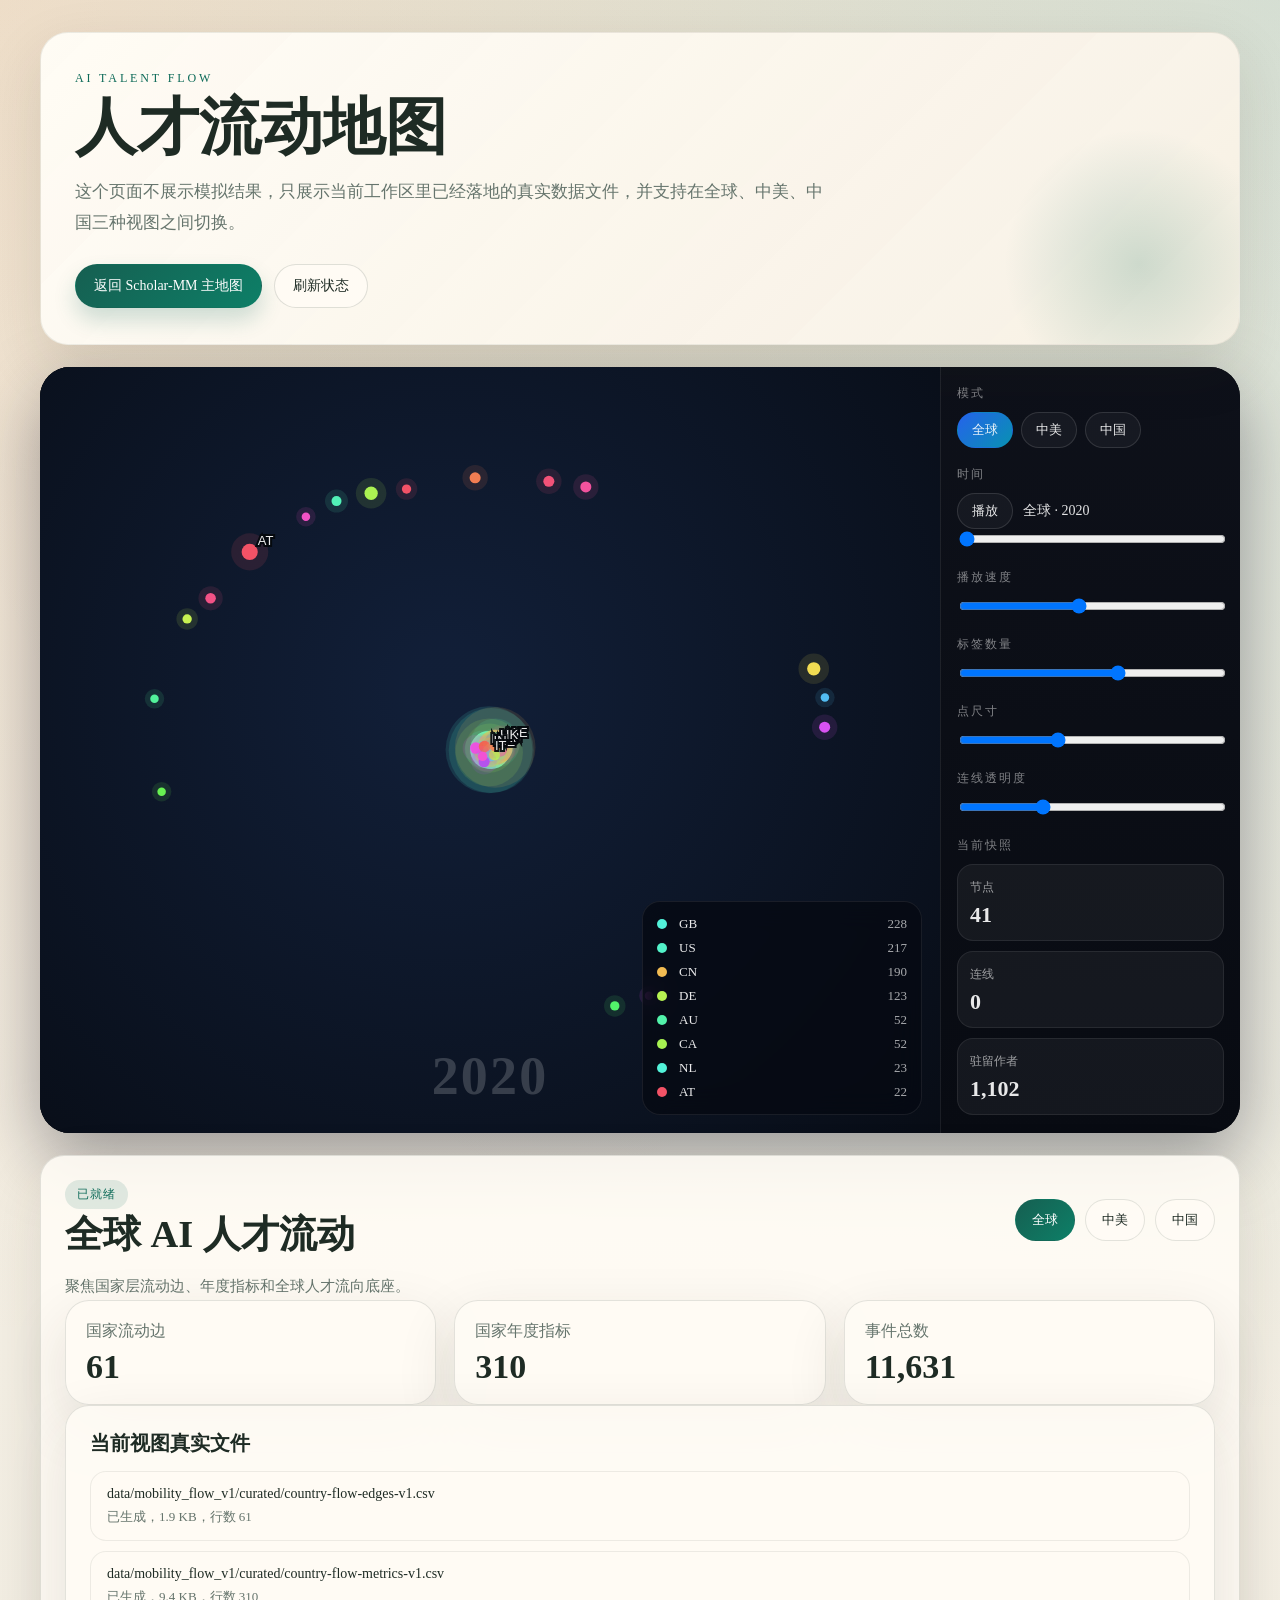
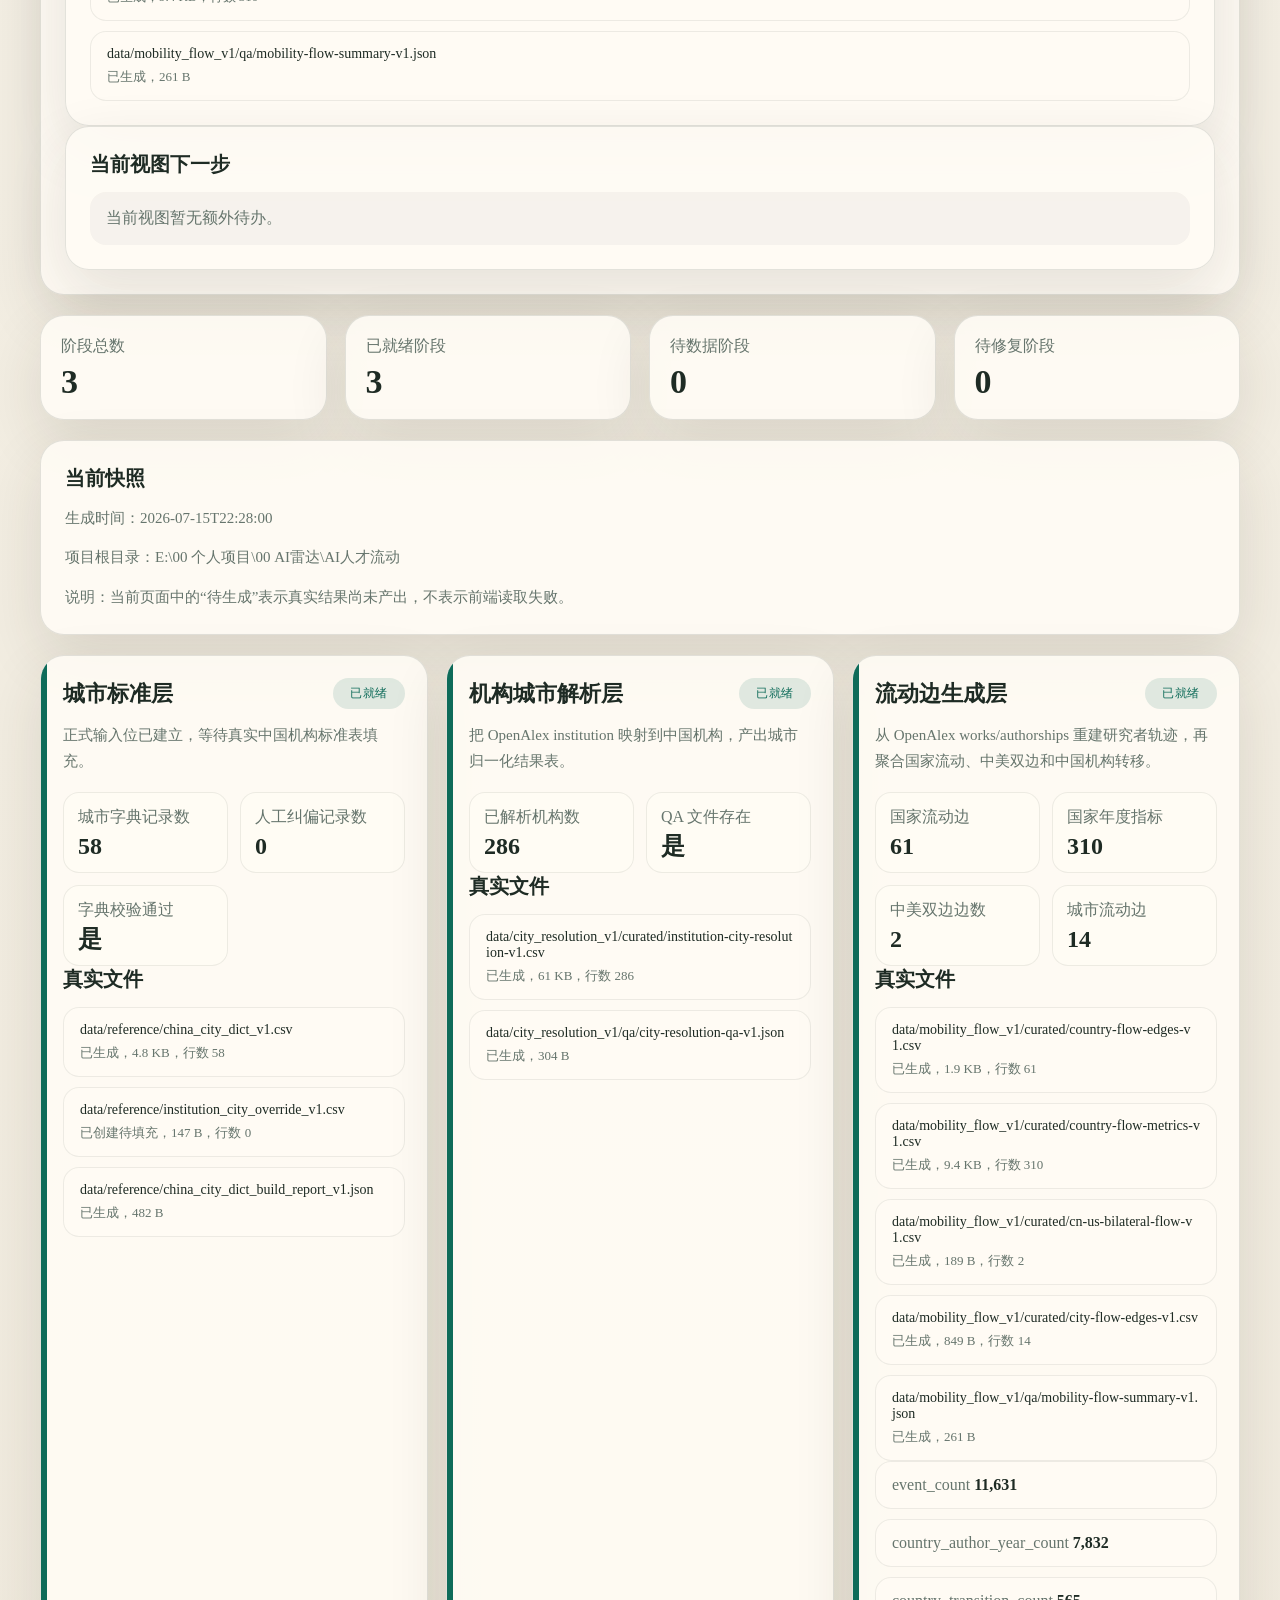
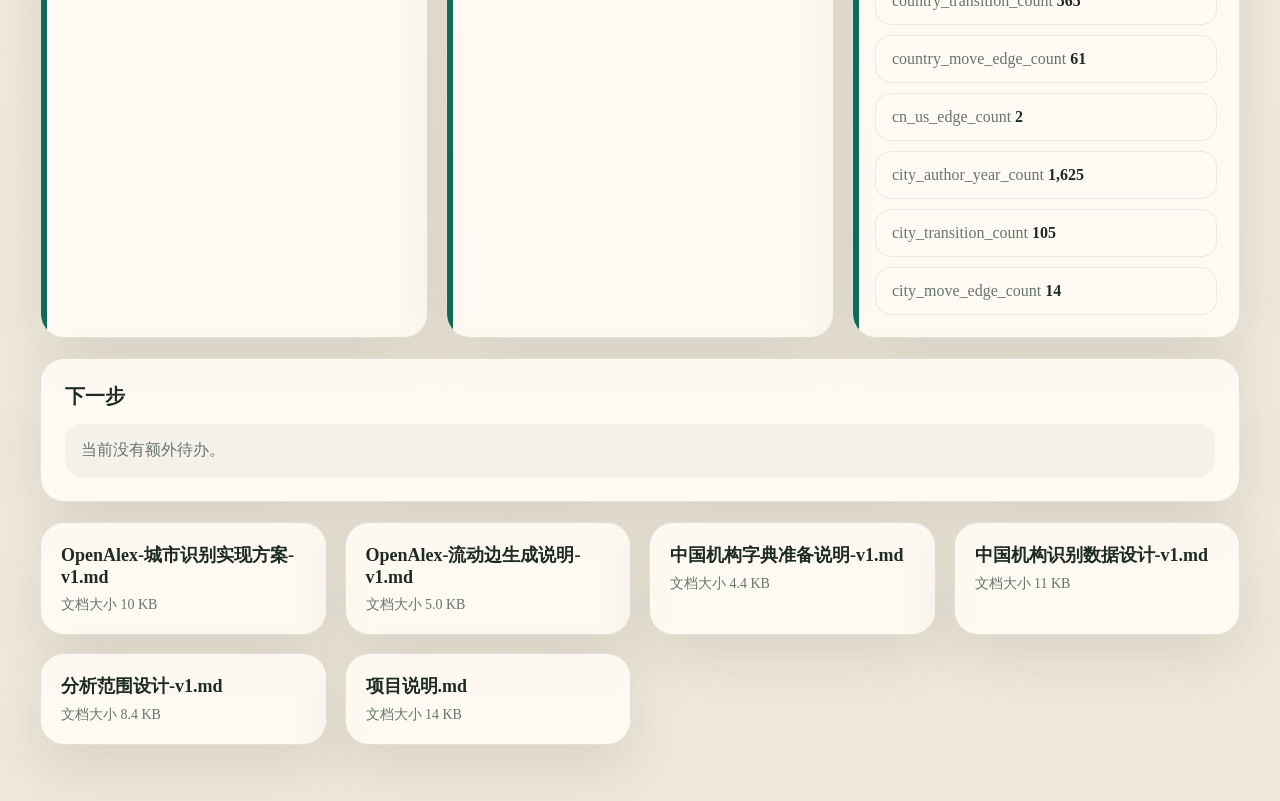
<file: ai-talent-flow-v1.html>
<!doctype html>
<html lang="zh-CN">
  <head>
    <meta charset="UTF-8" />
    <meta name="viewport" content="width=device-width, initial-scale=1.0" />
    <title>AI 人才流动地图 v1</title>
    <meta
      name="description"
      content="用于测试 AI 人才流动项目当前真实数据底座接入状态的静态前端页面。"
    />
    <link rel="stylesheet" href="./assets/ai-talent-flow-v1.css?v=20260715-2310" />
  </head>
  <body>
    <div class="page-shell">
      <header class="hero">
        <p class="eyebrow">AI Talent Flow</p>
        <h1>人才流动地图</h1>
        <p class="hero-copy">
          这个页面不展示模拟结果，只展示当前工作区里已经落地的真实数据文件，并支持在全球、中美、中国三种视图之间切换。
        </p>
        <div class="hero-actions">
          <a class="action action-primary" href="./index.html">返回 Scholar-MM 主地图</a>
          <button class="action action-secondary" id="refreshButton" type="button">刷新状态</button>
        </div>
      </header>

      <section class="talent-map-shell">
        <div class="talent-map-stage">
          <canvas id="talentFlowCanvas"></canvas>
          <div class="talent-map-loading" id="talentFlowLoading">正在载入真实流动网络…</div>
          <div class="talent-map-year" id="talentFlowYear">2020</div>
          <div class="talent-map-legend" id="talentFlowLegend"></div>
        </div>
        <aside class="talent-map-sidebar">
          <div class="talent-map-sidebar-group">
            <div class="talent-map-sidebar-label">模式</div>
            <div class="talent-map-mode-list" id="talentFlowModes"></div>
          </div>
          <div class="talent-map-sidebar-group">
            <div class="talent-map-sidebar-label">时间</div>
            <div class="talent-map-year-row">
              <button class="talent-map-button" id="talentFlowPlay" type="button">播放</button>
              <div class="talent-map-year-text" id="talentFlowYearText">2020</div>
            </div>
            <input class="talent-map-range" id="talentFlowYearRange" type="range" min="0" max="0" value="0" />
          </div>
          <div class="talent-map-sidebar-group">
            <div class="talent-map-sidebar-label">播放速度</div>
            <input class="talent-map-range" id="talentFlowSpeedRange" type="range" min="600" max="2400" step="100" value="1400" />
          </div>
          <div class="talent-map-sidebar-group">
            <div class="talent-map-sidebar-label">标签数量</div>
            <input class="talent-map-range" id="talentFlowLabelRange" type="range" min="0" max="20" step="1" value="12" />
          </div>
          <div class="talent-map-sidebar-group">
            <div class="talent-map-sidebar-label">点尺寸</div>
            <input class="talent-map-range" id="talentFlowNodeRange" type="range" min="0.8" max="3" step="0.1" value="1.6" />
          </div>
          <div class="talent-map-sidebar-group">
            <div class="talent-map-sidebar-label">连线透明度</div>
            <input class="talent-map-range" id="talentFlowEdgeRange" type="range" min="0.02" max="0.35" step="0.01" value="0.12" />
          </div>
          <div class="talent-map-sidebar-group">
            <div class="talent-map-sidebar-label">当前快照</div>
            <div class="talent-map-stats" id="talentFlowStats"></div>
          </div>
        </aside>
      </section>

      <main id="app" class="content-shell">
        <section class="panel loading-panel">
          <p>正在读取前端状态文件…</p>
        </section>
      </main>
    </div>
    <script type="module" src="./assets/ai-talent-flow-network-v1.js?v=20260715-2310"></script>
    <script type="module" src="./assets/ai-talent-flow-v1.js?v=20260715-2310"></script>
  </body>
  </html>
</file>
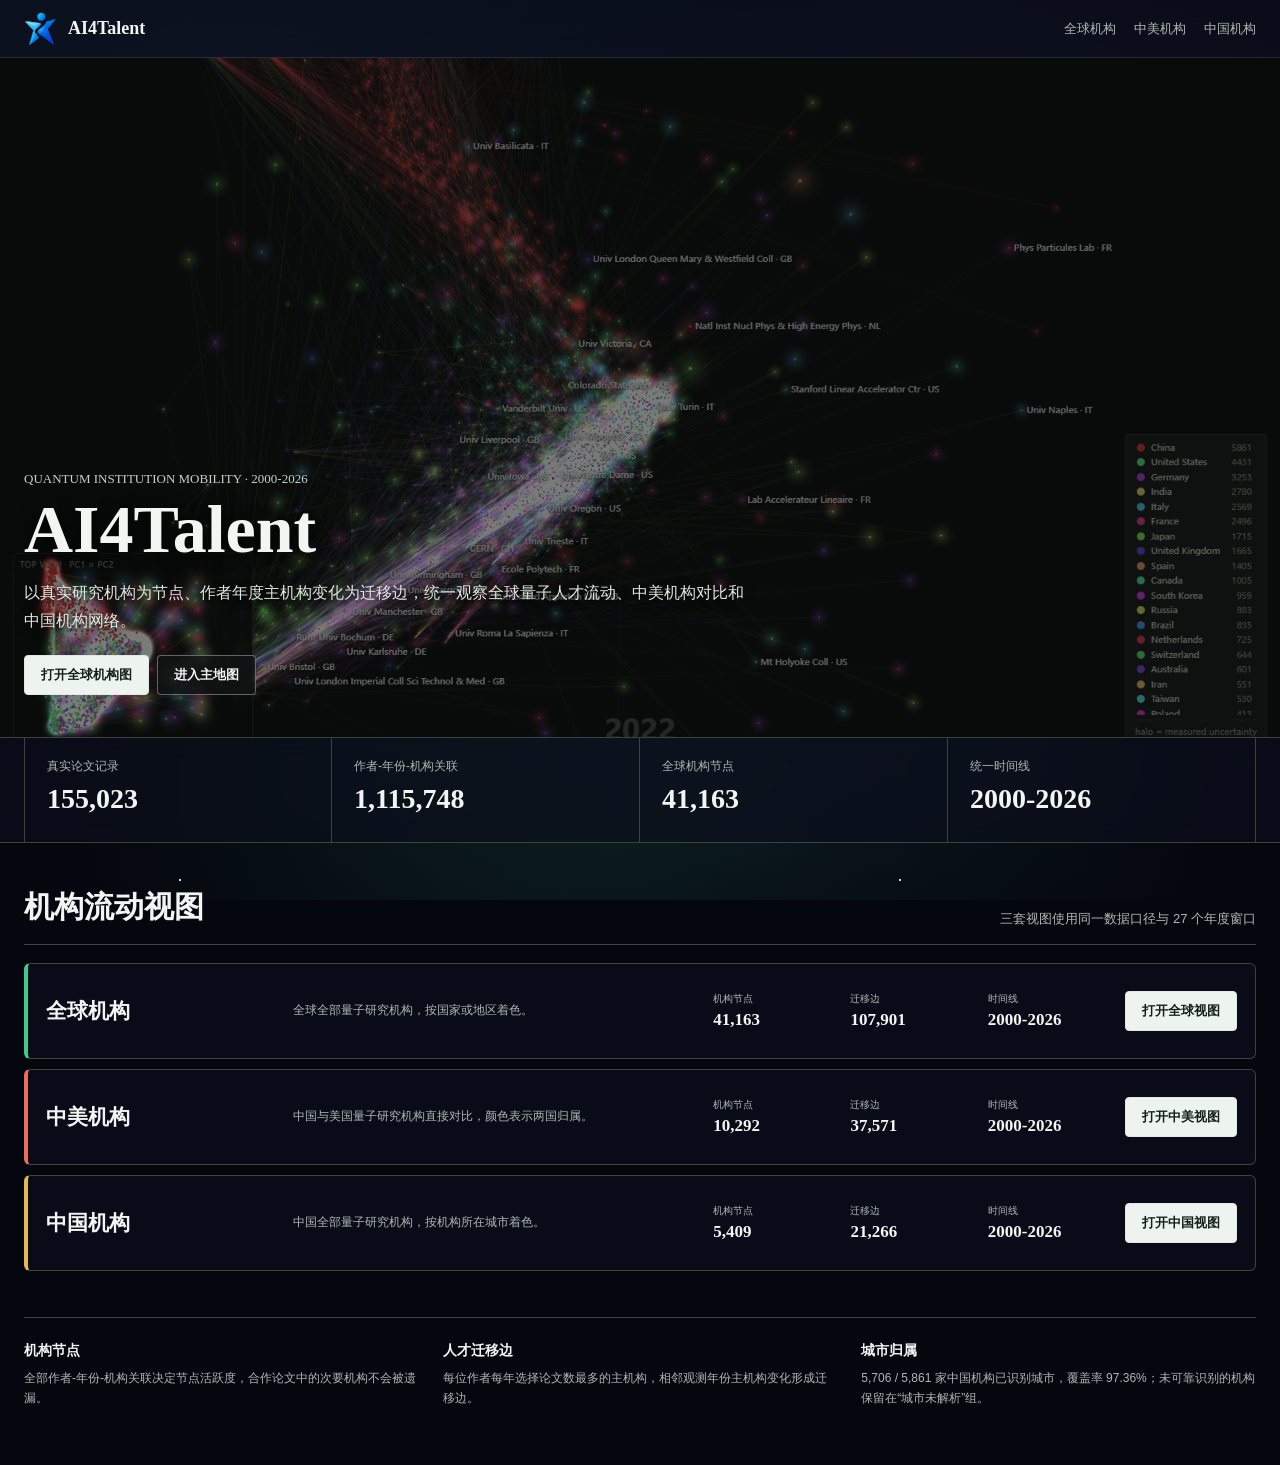
<file: ai4talent-index-v29.html>
<!doctype html>
<html lang="zh-CN">
  <head>
    <meta charset="UTF-8" />
    <meta name="viewport" content="width=device-width, initial-scale=1.0" />
    <title>AI4Talent · 量子人才机构流动</title>
    <meta name="description" content="AI4Talent 全球、中美与中国机构量子人才机构流动统一入口，时间线 2000-2026。" />
    <link rel="icon" type="image/png" href="./assets/ai4talent-company-logo-v33.png" />
    <link rel="stylesheet" href="./assets/ai4talent-index-v29.css?v=20260716-0290" />
    <link rel="stylesheet" href="./assets/ai4talent-company-brand-v33.css?v=20260716-0330" />
    <link rel="stylesheet" href="./assets/ai4talent-starfield-v1.css?v=20260719-starfield-v1-noshoot" />
  </head>
  <body>
    <header class="a4t-site-header">
      <a class="a4t-wordmark" href="./ai4talent-index-v29.html">
        <img class="a4t-company-logo-v33" src="./assets/ai4talent-company-logo-v33.png" alt="" width="34" height="34" />
        <span>AI4Talent</span>
      </a>
      <nav class="a4t-site-nav" aria-label="专题导航">
        <a href="./ai4talent-global-v29.html">全球机构</a>
        <a href="./ai4talent-cnus-v29.html">中美机构</a>
        <a href="./ai4talent-china-v29.html">中国机构</a>
      </nav>
    </header>
    <main>
      <section class="a4t-hero">
        <img class="a4t-hero-image" src="./assets/ai4talent-global-preview-v29.png" alt="AI4Talent 全球量子研究机构流动图" />
        <div class="a4t-hero-shade"></div>
        <div class="a4t-hero-content">
          <p class="a4t-kicker">Quantum Institution Mobility · 2000-2026</p>
          <h1>AI4Talent</h1>
          <p class="a4t-hero-copy">以真实研究机构为节点、作者年度主机构变化为迁移边，统一观察全球量子人才流动、中美机构对比和中国机构网络。</p>
          <div class="a4t-hero-actions">
            <a class="a4t-command" href="./ai4talent-global-v29.html">打开全球机构图</a>
            <a class="a4t-command secondary" href="./index.html">进入主地图</a>
          </div>
        </div>
      </section>
      <section class="a4t-metrics-band">
        <div class="a4t-metrics">
          <div class="a4t-metric"><span>真实论文记录</span><strong id="a4tPaperCountV29">155,023</strong></div>
          <div class="a4t-metric"><span>作者-年份-机构关联</span><strong id="a4tAffiliationCountV29">1,115,748</strong></div>
          <div class="a4t-metric"><span>全球机构节点</span><strong id="a4tGlobalNodeCountV29">41,163</strong></div>
          <div class="a4t-metric"><span>统一时间线</span><strong>2000-2026</strong></div>
        </div>
      </section>
      <section class="a4t-content">
        <div class="a4t-section-head"><h2>机构流动视图</h2><p>三套视图使用同一数据口径与 27 个年度窗口</p></div>
        <div class="a4t-view-list" id="a4tViewListV29"></div>
        <div class="a4t-data-note">
          <article class="a4t-note"><h3>机构节点</h3><p>全部作者-年份-机构关联决定节点活跃度，合作论文中的次要机构不会被遗漏。</p></article>
          <article class="a4t-note"><h3>人才迁移边</h3><p>每位作者每年选择论文数最多的主机构，相邻观测年份主机构变化形成迁移边。</p></article>
          <article class="a4t-note"><h3>城市归属</h3><p id="a4tCityCoverageV29">中国机构城市识别覆盖率 97.36%；无法可靠识别的机构保留在“城市未解析”组。</p></article>
        </div>
      </section>
    </main>
    <script src="./assets/ai4talent-index-v29.js?v=20260716-0290"></script>
    <script src="./assets/ai4talent-starfield-v1.js?v=20260719-starfield-v1-noshoot"></script>
  </body>
</html>
</file>
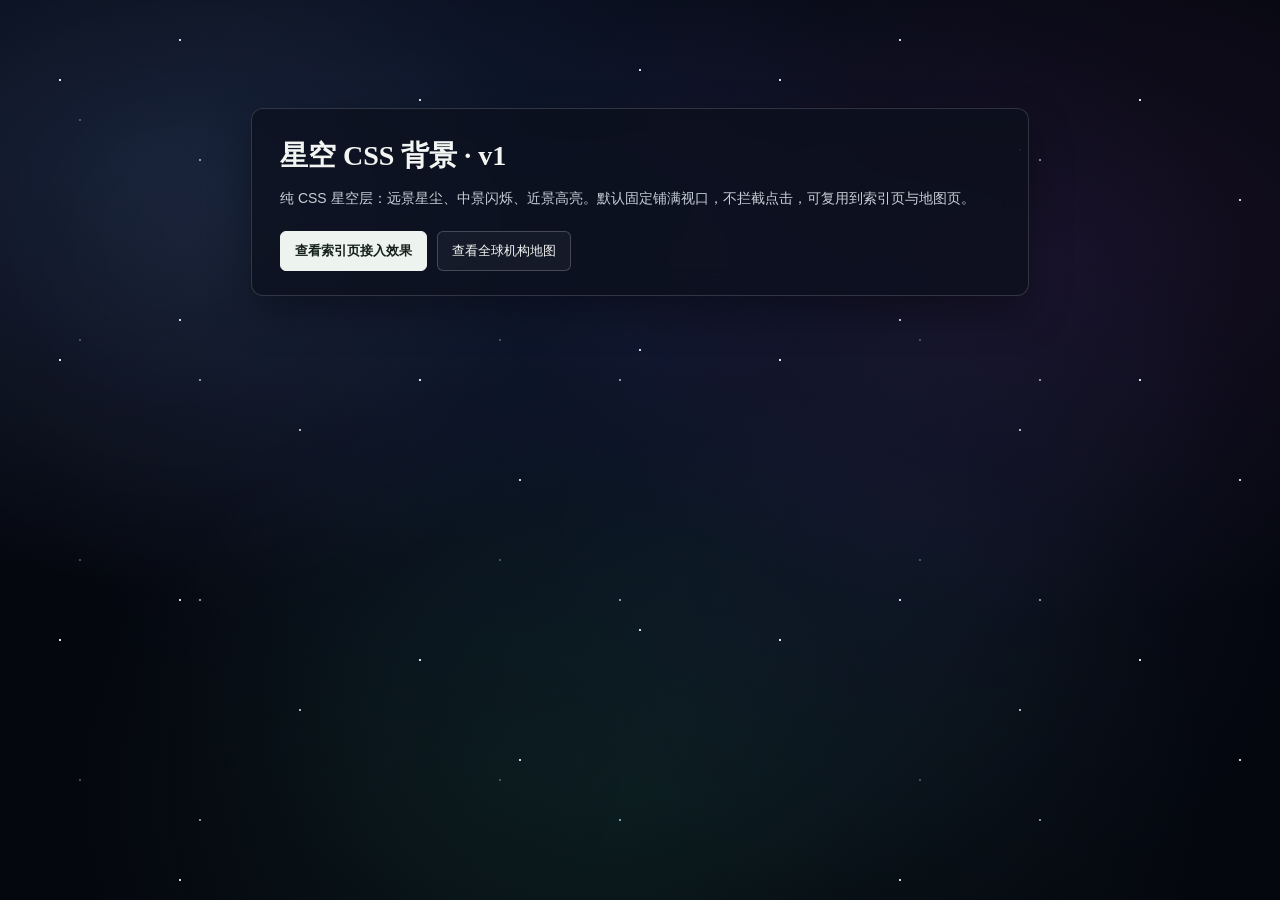
<file: ai4talent-starfield-demo-v1.html>
<!doctype html>
<html lang="zh-CN">
  <head>
    <meta charset="UTF-8" />
    <meta name="viewport" content="width=device-width, initial-scale=1.0" />
    <title>AI4Talent · 星空背景 Demo v1</title>
    <link rel="icon" type="image/png" href="./assets/ai4talent-company-logo-v33.png" />
    <link rel="stylesheet" href="./assets/ai4talent-starfield-v1.css?v=20260719-starfield-v1-noshoot" />
    <style>
      body {
        margin: 0;
        min-height: 100vh;
        color: #f2f5f2;
        font-family: "Microsoft YaHei", "Noto Sans SC", sans-serif;
      }

      .demo-panel {
        width: min(720px, calc(100vw - 40px));
        margin: 12vh auto 0;
        padding: 28px 28px 24px;
        border: 1px solid rgba(232, 239, 234, 0.16);
        border-radius: 12px;
        background: rgba(12, 16, 28, 0.72);
        backdrop-filter: blur(14px);
        box-shadow: 0 16px 40px rgba(0, 0, 0, 0.35);
      }

      .demo-panel h1 {
        margin: 0;
        font-family: Georgia, "Times New Roman", serif;
        font-size: 28px;
      }

      .demo-panel p {
        margin: 12px 0 0;
        color: #c7d0d8;
        line-height: 1.7;
        font-size: 14px;
      }

      .demo-actions {
        display: flex;
        flex-wrap: wrap;
        gap: 10px;
        margin-top: 20px;
      }

      .demo-actions a {
        display: inline-flex;
        align-items: center;
        min-height: 38px;
        padding: 0 14px;
        border-radius: 6px;
        border: 1px solid rgba(232, 239, 234, 0.22);
        color: inherit;
        text-decoration: none;
        font-size: 13px;
        background: rgba(255, 255, 255, 0.04);
      }

      .demo-actions a.primary {
        background: #edf3ef;
        color: #142019;
        border-color: #edf3ef;
        font-weight: 700;
      }
    </style>
  </head>
  <body>
    <div class="demo-panel">
      <h1>星空 CSS 背景 · v1</h1>
      <p>
        纯 CSS 星空层：远景星尘、中景闪烁、近景高亮。默认固定铺满视口，不拦截点击，可复用到索引页与地图页。
      </p>
      <div class="demo-actions">
        <a class="primary" href="./ai4talent-index-v29.html">查看索引页接入效果</a>
        <a href="./ai4talent-global-v29.html">查看全球机构地图</a>
      </div>
    </div>
    <script src="./assets/ai4talent-starfield-v1.js?v=20260719-starfield-v1-noshoot"></script>
  </body>
</html>
</file>
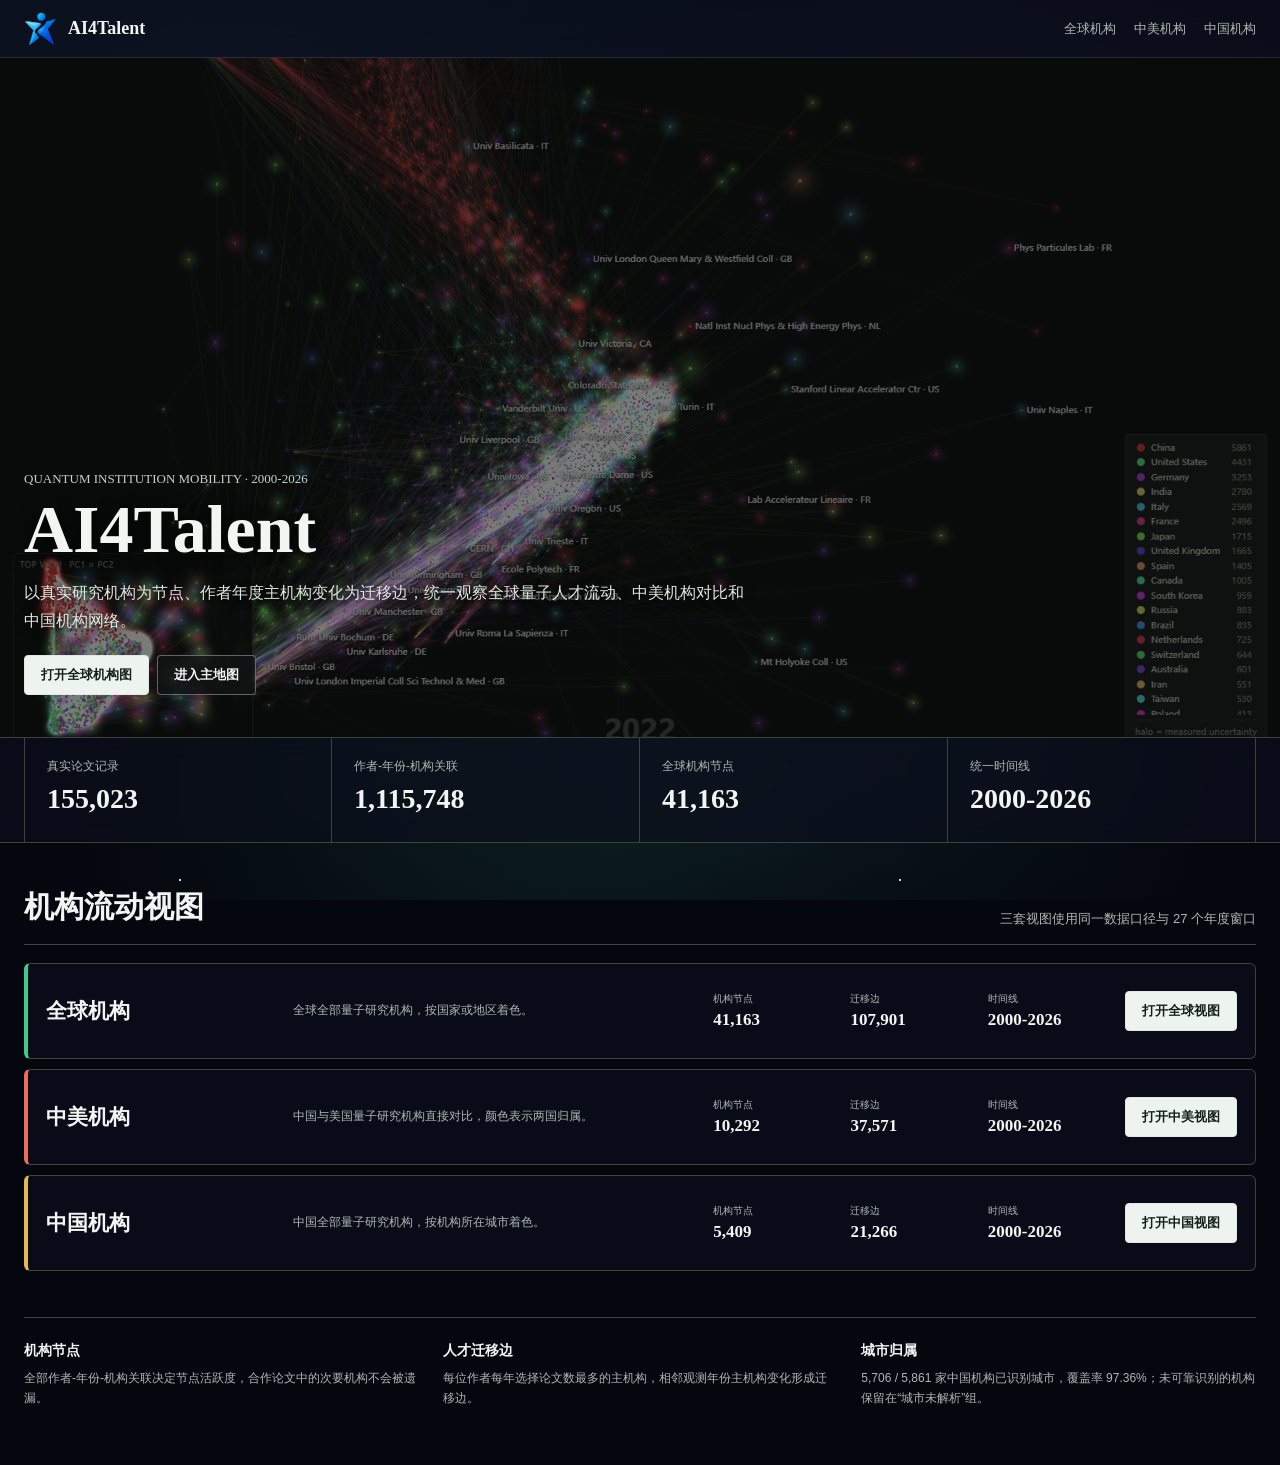
<file: quantum-index-v28.html>
<!doctype html>
<html lang="zh-CN">
  <head>
    <script src="./assets/ai4talent-legacy-redirect-v29.js?v=20260716-0290"></script>
    <meta charset="UTF-8" />
    <meta name="viewport" content="width=device-width, initial-scale=1.0" />
    <title>量子机构人才流动专题 v28</title>
    <meta name="description" content="全球、中美、中国机构三套量子机构人才流动可视化统一入口。" />
    <link rel="stylesheet" href="./assets/quantum-index-v27.css?v=20260716-0145" />
  </head>
  <body class="quantum-index-page">
    <main class="quantum-index-shell">
      <section class="quantum-index-hero">
        <article class="quantum-index-card quantum-index-hero-main">
          <p class="quantum-index-eyebrow">Institution Mobility · v28</p>
          <h1 class="quantum-index-title">量子机构人才流动</h1>
          <p class="quantum-index-copy">基于 155,023 条真实量子论文记录，以机构为节点、作者年度主机构变化为迁移边。全球按国家比较，中美按两国比较，中国按机构所在城市比较。</p>
          <div class="quantum-index-actions">
            <a class="quantum-index-action primary" href="./quantum-global-v28.html">进入全球机构图</a>
            <a class="quantum-index-action" href="./index.html?datasetId=quantum-global-institution-v28&level=institution">在主地图打开</a>
          </div>
        </article>
        <aside class="quantum-index-card quantum-index-hero-side">
          <div class="quantum-index-side-metric"><span class="quantum-index-side-label">实际论文</span><strong class="quantum-index-side-value" id="paperCountV28">155,023</strong></div>
          <div class="quantum-index-side-metric"><span class="quantum-index-side-label">作者-年份-机构关联</span><strong class="quantum-index-side-value" id="affiliationCountV28">加载中</strong></div>
          <div class="quantum-index-side-note" id="indexStatusV28">正在读取机构级结果摘要。</div>
        </aside>
      </section>
      <section class="quantum-index-grid" id="datasetCardsV28"></section>
      <section class="quantum-index-footer">
        <article class="quantum-index-card quantum-index-footer-card">
          <h2 class="quantum-index-footer-title">数据口径</h2>
          <p class="quantum-index-footer-copy">全部机构关联决定节点是否出现；每位作者每年选取论文数最多的主机构形成连续轨迹，避免把同年多机构合作误判为人才迁移。</p>
        </article>
        <article class="quantum-index-card quantum-index-footer-card">
          <h2 class="quantum-index-footer-title">中国机构识别</h2>
          <p class="quantum-index-footer-copy" id="cityCoverageV28">加载中</p>
        </article>
      </section>
    </main>
    <script src="./assets/quantum-index-v28.js?v=20260716-0280"></script>
  </body>
</html>
</file>
<file: assets/ai-talent-flow-v1.css>
:root {
  --bg: #f3efe5;
  --paper: rgba(255, 252, 245, 0.88);
  --ink: #1e2b24;
  --muted: #66756d;
  --line: rgba(30, 43, 36, 0.12);
  --accent: #0e6b59;
  --accent-soft: rgba(14, 107, 89, 0.12);
  --warm: #d47b2c;
  --waiting: #a86a1b;
  --warning: #8f3b2e;
  --shadow: 0 22px 60px rgba(47, 40, 26, 0.12);
}

* {
  box-sizing: border-box;
}

html,
body {
  margin: 0;
  min-height: 100%;
}

body {
  font-family: "Noto Serif SC", "Source Han Serif SC", "STSong", serif;
  color: var(--ink);
  background:
    radial-gradient(circle at top left, rgba(212, 123, 44, 0.16), transparent 32%),
    radial-gradient(circle at top right, rgba(14, 107, 89, 0.14), transparent 34%),
    linear-gradient(180deg, #f6f2e8 0%, #efe9dc 100%);
}

.page-shell {
  width: min(1200px, calc(100% - 32px));
  margin: 0 auto;
  padding: 32px 0 56px;
}

.hero {
  position: relative;
  overflow: hidden;
  padding: 38px 34px 36px;
  border: 1px solid rgba(30, 43, 36, 0.08);
  border-radius: 28px;
  background:
    linear-gradient(135deg, rgba(255, 252, 245, 0.96), rgba(246, 239, 226, 0.9)),
    var(--paper);
  box-shadow: var(--shadow);
}

.hero::after {
  content: "";
  position: absolute;
  inset: auto -40px -60px auto;
  width: 280px;
  height: 280px;
  border-radius: 999px;
  background: radial-gradient(circle, rgba(14, 107, 89, 0.18), transparent 68%);
  pointer-events: none;
}

.eyebrow {
  margin: 0 0 10px;
  font-size: 12px;
  letter-spacing: 0.24em;
  text-transform: uppercase;
  color: var(--accent);
}

.hero h1 {
  margin: 0;
  font-size: clamp(34px, 5vw, 62px);
  line-height: 1.02;
  font-weight: 700;
}

.hero-copy {
  max-width: 760px;
  margin: 18px 0 0;
  font-size: 17px;
  line-height: 1.8;
  color: var(--muted);
}

.hero-actions {
  display: flex;
  flex-wrap: wrap;
  gap: 12px;
  margin-top: 26px;
}

.action {
  display: inline-flex;
  align-items: center;
  justify-content: center;
  min-height: 44px;
  padding: 0 18px;
  border-radius: 999px;
  border: 1px solid transparent;
  text-decoration: none;
  font-size: 14px;
  cursor: pointer;
  transition: transform 180ms ease, box-shadow 180ms ease, background 180ms ease;
}

.action:hover {
  transform: translateY(-1px);
}

.action-primary {
  color: #fff;
  background: linear-gradient(135deg, #165f51, #0d7f67);
  box-shadow: 0 12px 22px rgba(14, 107, 89, 0.2);
}

.action-secondary {
  color: var(--ink);
  background: rgba(255, 252, 245, 0.86);
  border-color: rgba(30, 43, 36, 0.14);
}

.content-shell {
  display: grid;
  gap: 20px;
  margin-top: 22px;
}

.talent-map-shell {
  display: grid;
  grid-template-columns: minmax(0, 1fr) 300px;
  gap: 0;
  min-height: 720px;
  margin-top: 22px;
  border-radius: 30px;
  overflow: hidden;
  background: #06090f;
  box-shadow: 0 26px 70px rgba(2, 6, 23, 0.36);
}

.talent-map-stage {
  position: relative;
  min-height: 720px;
  background: #06090f;
}

.talent-map-stage canvas {
  display: block;
  width: 100%;
  height: 100%;
}

.talent-map-loading {
  position: absolute;
  inset: 0;
  display: flex;
  align-items: center;
  justify-content: center;
  color: rgba(255, 255, 255, 0.84);
  font-size: 18px;
  pointer-events: none;
}

.talent-map-year {
  position: absolute;
  bottom: 26px;
  left: 50%;
  transform: translateX(-50%);
  font-size: 54px;
  font-weight: 700;
  letter-spacing: 0.04em;
  color: rgba(255, 255, 255, 0.18);
  pointer-events: none;
}

.talent-map-legend {
  position: absolute;
  right: 18px;
  bottom: 18px;
  width: 280px;
  max-width: calc(100% - 36px);
  display: grid;
  gap: 8px;
  padding: 14px;
  border-radius: 18px;
  border: 1px solid rgba(255, 255, 255, 0.08);
  background: rgba(6, 10, 18, 0.78);
  backdrop-filter: blur(14px);
}

.talent-map-legend-item {
  display: grid;
  grid-template-columns: 12px minmax(0, 1fr) auto;
  gap: 10px;
  align-items: center;
  color: rgba(255, 255, 255, 0.92);
  font-size: 13px;
}

.talent-map-legend-dot {
  width: 10px;
  height: 10px;
  border-radius: 999px;
}

.talent-map-legend-label {
  white-space: nowrap;
  overflow: hidden;
  text-overflow: ellipsis;
}

.talent-map-legend-value {
  color: rgba(255, 255, 255, 0.65);
}

.talent-map-sidebar {
  padding: 18px 16px 18px;
  border-left: 1px solid rgba(255, 255, 255, 0.08);
  background: linear-gradient(180deg, rgba(14, 17, 26, 0.98), rgba(8, 11, 18, 1));
  color: rgba(255, 255, 255, 0.9);
}

.talent-map-sidebar-group + .talent-map-sidebar-group {
  margin-top: 18px;
}

.talent-map-sidebar-label {
  margin-bottom: 10px;
  font-size: 12px;
  letter-spacing: 0.16em;
  text-transform: uppercase;
  color: rgba(255, 255, 255, 0.48);
}

.talent-map-mode-list {
  display: flex;
  flex-wrap: wrap;
  gap: 8px;
}

.talent-map-mode-button,
.talent-map-button {
  min-height: 36px;
  padding: 0 14px;
  border-radius: 999px;
  border: 1px solid rgba(255, 255, 255, 0.12);
  background: rgba(255, 255, 255, 0.04);
  color: rgba(255, 255, 255, 0.9);
  cursor: pointer;
}

.talent-map-mode-button.active {
  background: linear-gradient(135deg, #2563eb, #0891b2);
  border-color: transparent;
}

.talent-map-year-row {
  display: flex;
  align-items: center;
  gap: 10px;
}

.talent-map-year-text {
  font-size: 14px;
  color: rgba(255, 255, 255, 0.88);
}

.talent-map-range {
  width: 100%;
}

.talent-map-stats {
  display: grid;
  gap: 10px;
}

.talent-map-stat-card {
  padding: 12px;
  border-radius: 16px;
  background: rgba(255, 255, 255, 0.05);
  border: 1px solid rgba(255, 255, 255, 0.08);
}

.talent-map-stat-card strong {
  display: block;
  margin-top: 6px;
  font-size: 22px;
}

.talent-map-stat-label {
  font-size: 12px;
  color: rgba(255, 255, 255, 0.58);
}

.mode-switches {
  display: flex;
  flex-wrap: wrap;
  gap: 10px;
}

.mode-switch {
  display: inline-flex;
  align-items: center;
  justify-content: center;
  min-height: 42px;
  padding: 0 16px;
  border-radius: 999px;
  border: 1px solid rgba(30, 43, 36, 0.12);
  background: rgba(255, 252, 245, 0.8);
  color: var(--ink);
  cursor: pointer;
  transition: transform 180ms ease, background 180ms ease, color 180ms ease;
}

.mode-switch:hover {
  transform: translateY(-1px);
}

.mode-switch.active {
  background: linear-gradient(135deg, #165f51, #0d7f67);
  color: #fff;
  border-color: transparent;
}

.mode-hero {
  padding: 28px;
}

.mode-hero h2 {
  margin: 0;
  font-size: clamp(26px, 3vw, 40px);
}

.mode-pill {
  display: inline-flex;
  align-items: center;
  padding: 6px 12px;
  border-radius: 999px;
  background: var(--accent-soft);
  color: var(--accent);
  font-size: 12px;
  letter-spacing: 0.08em;
  text-transform: uppercase;
}

.mode-pill.waiting {
  color: var(--waiting);
  background: rgba(212, 123, 44, 0.14);
}

.mode-pill.warning {
  color: var(--warning);
  background: rgba(143, 59, 46, 0.12);
}

.mode-hero-top {
  display: flex;
  align-items: center;
  justify-content: space-between;
  gap: 12px;
}

.summary-grid,
.phase-grid,
.docs-grid {
  display: grid;
  gap: 18px;
}

.summary-grid {
  grid-template-columns: repeat(auto-fit, minmax(180px, 1fr));
}

.phase-grid {
  grid-template-columns: repeat(auto-fit, minmax(280px, 1fr));
}

.docs-grid {
  grid-template-columns: repeat(auto-fit, minmax(240px, 1fr));
}

.panel,
.phase-card,
.metric-card,
.doc-card {
  border: 1px solid var(--line);
  border-radius: 24px;
  background: var(--paper);
  box-shadow: var(--shadow);
}

.panel {
  padding: 24px;
}

.metric-card,
.doc-card {
  padding: 20px;
}

.metric-label,
.doc-meta,
.phase-summary,
.empty-state,
.file-meta,
.next-step {
  color: var(--muted);
}

.metric-value {
  display: block;
  margin-top: 8px;
  font-size: 34px;
  line-height: 1;
}

.phase-card {
  position: relative;
  overflow: hidden;
  padding: 22px;
}

.phase-card::before {
  content: "";
  position: absolute;
  inset: 0 auto 0 0;
  width: 6px;
  background: var(--accent);
}

.phase-card.waiting::before {
  background: var(--waiting);
}

.phase-card.warning::before {
  background: var(--warning);
}

.phase-top {
  display: flex;
  align-items: center;
  justify-content: space-between;
  gap: 12px;
}

.phase-title {
  margin: 0;
  font-size: 22px;
}

.status-pill {
  display: inline-flex;
  align-items: center;
  justify-content: center;
  min-width: 72px;
  padding: 7px 12px;
  border-radius: 999px;
  font-size: 12px;
  letter-spacing: 0.08em;
  text-transform: uppercase;
  background: var(--accent-soft);
  color: var(--accent);
}

.phase-card.waiting .status-pill {
  color: var(--waiting);
  background: rgba(212, 123, 44, 0.14);
}

.phase-card.warning .status-pill {
  color: var(--warning);
  background: rgba(143, 59, 46, 0.12);
}

.phase-summary {
  margin: 14px 0 0;
  font-size: 15px;
  line-height: 1.7;
}

.inline-metrics {
  display: grid;
  grid-template-columns: repeat(auto-fit, minmax(140px, 1fr));
  gap: 12px;
  margin-top: 18px;
}

.inline-metric {
  padding: 14px;
  border-radius: 16px;
  background: rgba(255, 252, 245, 0.92);
  border: 1px solid rgba(30, 43, 36, 0.08);
}

.inline-metric strong {
  display: block;
  margin-top: 6px;
  font-size: 24px;
  line-height: 1;
  color: var(--ink);
}

.section-title {
  margin: 0 0 14px;
  font-size: 20px;
}

.file-list,
.next-steps,
.summary-payload {
  display: grid;
  gap: 10px;
}

.file-item,
.next-step,
.summary-payload-item {
  padding: 14px 16px;
  border-radius: 16px;
  border: 1px solid rgba(30, 43, 36, 0.08);
  background: rgba(255, 252, 245, 0.94);
}

.file-path {
  font-size: 14px;
  word-break: break-all;
}

.file-meta {
  margin-top: 6px;
  font-size: 13px;
}

.empty-state {
  padding: 16px;
  border-radius: 16px;
  background: rgba(30, 43, 36, 0.04);
}

.doc-card h3 {
  margin: 0;
  font-size: 18px;
}

.doc-meta {
  margin-top: 8px;
  font-size: 14px;
}

.fade-in {
  animation: fadeInUp 420ms ease both;
}

@keyframes fadeInUp {
  from {
    opacity: 0;
    transform: translateY(14px);
  }
  to {
    opacity: 1;
    transform: translateY(0);
  }
}

@media (max-width: 720px) {
  .page-shell {
    width: min(100% - 20px, 1200px);
    padding-top: 20px;
  }

  .hero {
    padding: 26px 20px 24px;
    border-radius: 22px;
  }

  .hero-copy {
    font-size: 15px;
  }

  .panel,
  .phase-card,
  .metric-card,
  .doc-card {
    border-radius: 20px;
  }

  .mode-hero {
    padding: 22px 20px;
  }

  .mode-hero-top {
    align-items: flex-start;
    flex-direction: column;
  }

  .talent-map-shell {
    grid-template-columns: 1fr;
    min-height: auto;
  }

  .talent-map-stage {
    min-height: 520px;
  }

  .talent-map-year {
    font-size: 42px;
  }

  .talent-map-sidebar {
    border-left: 0;
    border-top: 1px solid rgba(255, 255, 255, 0.08);
  }

  .talent-map-legend {
    position: static;
    width: auto;
    margin: 14px;
  }
}
</file>
<file: assets/ai4talent-index-v29.css>
:root {
  --page-bg: #111513;
  --band-bg: #181e1b;
  --panel-bg: #202723;
  --border: #39443e;
  --text: #f3f5f3;
  --muted: #aeb8b1;
  --green: #42c88a;
  --coral: #ef6b5b;
  --yellow: #e5b94f;
  --cyan: #55b9c2;
}

* { box-sizing: border-box; }

body {
  margin: 0;
  color: var(--text);
  background: var(--page-bg);
  font-family: "Microsoft YaHei", "Noto Sans SC", sans-serif;
}

a { color: inherit; }

.a4t-site-header {
  height: 58px;
  display: flex;
  align-items: center;
  justify-content: space-between;
  gap: 20px;
  padding: 0 max(24px, calc((100vw - 1240px) / 2));
  border-bottom: 1px solid var(--border);
  background: var(--page-bg);
}

.a4t-wordmark {
  display: flex;
  align-items: center;
  gap: 10px;
  text-decoration: none;
  font-family: Georgia, "Times New Roman", serif;
  font-size: 18px;
  font-weight: 700;
}

.a4t-wordmark::before {
  content: "";
  width: 8px;
  height: 26px;
  background: var(--green);
}

.a4t-site-nav {
  display: flex;
  gap: 18px;
  color: var(--muted);
  font-size: 13px;
}

.a4t-site-nav a { text-decoration: none; }
.a4t-site-nav a:hover { color: var(--text); }

.a4t-hero {
  position: relative;
  min-height: 540px;
  max-height: 680px;
  height: calc(100vh - 150px);
  overflow: hidden;
  border-bottom: 1px solid var(--border);
}

.a4t-hero-image {
  position: absolute;
  inset: 0;
  width: 100%;
  height: 100%;
  object-fit: cover;
  object-position: center;
}

.a4t-hero-shade {
  position: absolute;
  inset: 0;
  background: rgba(9, 12, 10, 0.54);
}

.a4t-hero-content {
  position: relative;
  z-index: 1;
  width: min(1240px, calc(100vw - 48px));
  height: 100%;
  margin: 0 auto;
  display: flex;
  flex-direction: column;
  justify-content: flex-end;
  padding-bottom: 42px;
}

.a4t-kicker {
  margin: 0;
  color: #c2d1c7;
  font-family: Georgia, "Times New Roman", serif;
  font-size: 13px;
  text-transform: uppercase;
}

.a4t-hero h1 {
  margin: 8px 0 0;
  max-width: 760px;
  font-family: Georgia, "STSong", serif;
  font-size: 68px;
  line-height: 1;
  letter-spacing: 0;
  text-shadow: 0 3px 18px #000;
}

.a4t-hero-copy {
  max-width: 720px;
  margin: 16px 0 0;
  color: #e1e8e3;
  font-size: 16px;
  line-height: 1.75;
  text-shadow: 0 2px 10px #000;
}

.a4t-hero-actions {
  display: flex;
  flex-wrap: wrap;
  gap: 8px;
  margin-top: 20px;
}

.a4t-command {
  min-height: 40px;
  display: inline-flex;
  align-items: center;
  justify-content: center;
  padding: 0 16px;
  border: 1px solid #dfe8e1;
  border-radius: 4px;
  background: #edf3ef;
  color: #142019;
  text-decoration: none;
  font-size: 13px;
  font-weight: 700;
}

.a4t-command.secondary {
  background: rgba(17, 21, 19, 0.8);
  color: var(--text);
  border-color: rgba(255, 255, 255, 0.35);
}

.a4t-metrics-band {
  border-bottom: 1px solid var(--border);
  background: var(--band-bg);
}

.a4t-metrics {
  width: min(1240px, calc(100vw - 48px));
  margin: 0 auto;
  display: grid;
  grid-template-columns: repeat(4, minmax(0, 1fr));
}

.a4t-metric {
  min-height: 104px;
  padding: 20px 22px;
  border-right: 1px solid var(--border);
}

.a4t-metric:first-child { border-left: 1px solid var(--border); }
.a4t-metric span { display: block; color: var(--muted); font-size: 12px; }
.a4t-metric strong { display: block; margin-top: 8px; font-family: Georgia, serif; font-size: 28px; }

.a4t-content {
  width: min(1240px, calc(100vw - 48px));
  margin: 0 auto;
  padding: 44px 0 56px;
}

.a4t-section-head {
  display: flex;
  align-items: end;
  justify-content: space-between;
  gap: 24px;
  padding-bottom: 16px;
  border-bottom: 1px solid var(--border);
}

.a4t-section-head h2 {
  margin: 0;
  font-family: Georgia, "STSong", serif;
  font-size: 30px;
  letter-spacing: 0;
}

.a4t-section-head p { margin: 0; color: var(--muted); font-size: 13px; }

.a4t-view-list {
  display: grid;
  gap: 10px;
  margin-top: 18px;
}

.a4t-view-row {
  display: grid;
  grid-template-columns: minmax(180px, 0.8fr) minmax(260px, 1.4fr) repeat(3, minmax(100px, 0.42fr)) auto;
  align-items: center;
  gap: 16px;
  min-height: 96px;
  padding: 16px 18px;
  border: 1px solid var(--border);
  border-left: 4px solid var(--green);
  border-radius: 6px;
  background: var(--panel-bg);
}

.a4t-view-row:nth-child(2) { border-left-color: var(--coral); }
.a4t-view-row:nth-child(3) { border-left-color: var(--yellow); }
.a4t-view-row h3 { margin: 0; font-family: Georgia, "STSong", serif; font-size: 21px; }
.a4t-view-row p { margin: 0; color: var(--muted); font-size: 12px; line-height: 1.6; }
.a4t-view-stat span { display: block; color: var(--muted); font-size: 10px; }
.a4t-view-stat strong { display: block; margin-top: 4px; font-family: Georgia, serif; font-size: 17px; }

.a4t-data-note {
  display: grid;
  grid-template-columns: repeat(3, minmax(0, 1fr));
  gap: 24px;
  margin-top: 46px;
  padding-top: 24px;
  border-top: 1px solid var(--border);
}

.a4t-note h3 { margin: 0; font-size: 14px; }
.a4t-note p { margin: 8px 0 0; color: var(--muted); font-size: 12px; line-height: 1.7; }

@media (max-width: 980px) {
  .a4t-view-row { grid-template-columns: 1fr 1fr; }
  .a4t-view-row p { grid-column: 1 / -1; }
  .a4t-data-note { grid-template-columns: 1fr; }
}

@media (max-width: 680px) {
  .a4t-site-header { padding: 0 16px; }
  .a4t-site-nav { display: none; }
  .a4t-hero { min-height: 500px; height: calc(100vh - 90px); }
  .a4t-hero-content, .a4t-content, .a4t-metrics { width: calc(100vw - 28px); }
  .a4t-hero h1 { font-size: 48px; }
  .a4t-hero-copy {
    padding-right: 8px;
    font-size: 14px;
    overflow-wrap: anywhere;
  }
  .a4t-metrics { grid-template-columns: repeat(2, minmax(0, 1fr)); }
  .a4t-metric:nth-child(3) { border-left: 1px solid var(--border); }
  .a4t-metric { padding: 16px 12px; }
  .a4t-metric strong { font-size: 22px; }
  .a4t-view-row { grid-template-columns: 1fr; }
  .a4t-view-row p { grid-column: auto; }
  .a4t-command { width: 100%; }
}
</file>
<file: assets/ai4talent-company-brand-v33.css>
.a4t-company-logo-v33,
.ai4talent-map-brand-logo-v33,
.ai4talent-runtime-logo-v33 {
  display: block;
  flex: 0 0 auto;
  object-fit: contain;
}

.a4t-company-logo-v33 {
  width: 34px;
  height: 34px;
}

.a4t-wordmark::before {
  display: none;
}

.ai4talent-map-brand-logo-v33 {
  width: 28px;
  height: 28px;
}

.ai4talent-runtime-brand {
  display: flex !important;
  align-items: center;
  gap: 8px;
}

.ai4talent-runtime-logo-v33 {
  width: 28px;
  height: 28px;
}

@media (max-width: 860px) {
  .ai4talent-map-brand {
    padding-left: 2px;
  }

  .ai4talent-map-brand-logo-v33 {
    width: 30px;
    height: 30px;
  }
}
</file>
<file: assets/ai4talent-starfield-v1.css>
/* AI4Talent starfield background v1
 * Pure CSS deep-space backdrop. Non-interactive, sits behind page content.
 */

:root {
  --a4t-starfield-deep: #05070f;
  --a4t-starfield-mid: #0b1224;
  --a4t-starfield-glow: rgba(66, 200, 138, 0.08);
  --a4t-starfield-nebula-a: rgba(66, 120, 220, 0.16);
  --a4t-starfield-nebula-b: rgba(180, 90, 220, 0.10);
  --a4t-starfield-nebula-c: rgba(66, 200, 138, 0.08);
}

html.a4t-starfield-on,
body.a4t-starfield-on {
  background: var(--a4t-starfield-deep);
}

body.a4t-starfield-on {
  position: relative;
  min-height: 100%;
}

/* Keep existing surfaces slightly translucent so stars can breathe through. */
body.a4t-starfield-on .a4t-site-header,
body.a4t-starfield-on .a4t-metrics-band,
body.a4t-starfield-on .a4t-view-row,
body.a4t-starfield-on .a4t-panel,
body.a4t-starfield-on .ai4talent-map-toolbar {
  background: rgba(12, 16, 28, 0.72);
  backdrop-filter: blur(12px);
  -webkit-backdrop-filter: blur(12px);
}

body.a4t-starfield-on .a4t-site-header {
  border-bottom-color: rgba(232, 239, 234, 0.12);
}

.a4t-starfield {
  position: fixed;
  inset: 0;
  z-index: 0;
  overflow: hidden;
  pointer-events: none;
  background:
    radial-gradient(1200px 700px at 12% 18%, var(--a4t-starfield-nebula-a), transparent 60%),
    radial-gradient(900px 600px at 82% 28%, var(--a4t-starfield-nebula-b), transparent 62%),
    radial-gradient(1000px 720px at 50% 88%, var(--a4t-starfield-nebula-c), transparent 58%),
    radial-gradient(circle at 50% 40%, var(--a4t-starfield-mid), var(--a4t-starfield-deep) 72%);
}

.a4t-starfield::before {
  content: "";
  position: absolute;
  inset: -10%;
  background:
    radial-gradient(circle at 20% 30%, rgba(255, 255, 255, 0.05), transparent 28%),
    radial-gradient(circle at 70% 60%, rgba(120, 170, 255, 0.05), transparent 32%),
    radial-gradient(circle at 40% 80%, rgba(66, 200, 138, 0.04), transparent 30%);
  animation: a4t-starfield-drift 48s linear infinite;
  opacity: 0.9;
}

.a4t-starfield-layer {
  position: absolute;
  inset: 0;
  background-repeat: repeat;
  will-change: opacity, transform;
}

/* Dense distant dust */
.a4t-starfield-layer--dust {
  background-image:
    radial-gradient(1px 1px at 10px 20px, rgba(255, 255, 255, 0.55) 50%, transparent 51%),
    radial-gradient(1px 1px at 40px 70px, rgba(255, 255, 255, 0.35) 50%, transparent 51%),
    radial-gradient(1px 1px at 90px 40px, rgba(210, 230, 255, 0.45) 50%, transparent 51%),
    radial-gradient(1px 1px at 130px 110px, rgba(255, 255, 255, 0.28) 50%, transparent 51%),
    radial-gradient(1px 1px at 170px 30px, rgba(255, 255, 255, 0.4) 50%, transparent 51%),
    radial-gradient(1px 1px at 210px 90px, rgba(200, 220, 255, 0.32) 50%, transparent 51%),
    radial-gradient(1px 1px at 250px 150px, rgba(255, 255, 255, 0.25) 50%, transparent 51%),
    radial-gradient(1px 1px at 300px 60px, rgba(255, 255, 255, 0.38) 50%, transparent 51%);
  background-size: 320px 180px;
  opacity: 0.55;
  animation: a4t-starfield-twinkle-a 7s ease-in-out infinite;
}

/* Mid stars */
.a4t-starfield-layer--mid {
  background-image:
    radial-gradient(1.2px 1.2px at 25px 40px, rgba(255, 255, 255, 0.9) 50%, transparent 51%),
    radial-gradient(1.4px 1.4px at 80px 120px, rgba(190, 220, 255, 0.85) 50%, transparent 51%),
    radial-gradient(1.2px 1.2px at 140px 30px, rgba(255, 255, 255, 0.75) 50%, transparent 51%),
    radial-gradient(1.5px 1.5px at 200px 160px, rgba(210, 240, 255, 0.8) 50%, transparent 51%),
    radial-gradient(1.2px 1.2px at 260px 90px, rgba(255, 255, 255, 0.7) 50%, transparent 51%),
    radial-gradient(1.3px 1.3px at 320px 50px, rgba(180, 255, 220, 0.65) 50%, transparent 51%),
    radial-gradient(1.2px 1.2px at 360px 140px, rgba(255, 255, 255, 0.78) 50%, transparent 51%);
  background-size: 420px 220px;
  opacity: 0.75;
  animation: a4t-starfield-twinkle-b 9.5s ease-in-out infinite;
}

/* Bright nearby stars + soft glow */
.a4t-starfield-layer--bright {
  background-image:
    radial-gradient(1.8px 1.8px at 60px 80px, #fff 40%, rgba(255, 255, 255, 0.15) 55%, transparent 70%),
    radial-gradient(2px 2px at 180px 40px, #e8f3ff 38%, rgba(150, 190, 255, 0.18) 58%, transparent 72%),
    radial-gradient(1.6px 1.6px at 300px 150px, #fff 40%, rgba(255, 255, 255, 0.12) 56%, transparent 70%),
    radial-gradient(2.2px 2.2px at 420px 100px, #f5fff9 36%, rgba(66, 200, 138, 0.16) 58%, transparent 74%),
    radial-gradient(1.7px 1.7px at 520px 200px, #fff 40%, rgba(255, 255, 255, 0.12) 55%, transparent 70%),
    radial-gradient(1.9px 1.9px at 640px 70px, #eef6ff 38%, rgba(170, 200, 255, 0.14) 57%, transparent 72%);
  background-size: 720px 280px;
  opacity: 0.9;
  animation: a4t-starfield-twinkle-c 11s ease-in-out infinite;
}

/* Ensure page content stays above starfield */
body.a4t-starfield-on > :not(.a4t-starfield) {
  position: relative;
  z-index: 1;
}

/* Map shell: keep starfield under canvas/app chrome */
body.a4t-starfield-on #app {
  position: relative;
  z-index: 1;
  background: transparent;
}

/* Soften opaque map chrome so starfield peeks during load / around panels */
body.a4t-starfield-on.dark,
html.a4t-starfield-on.dark body {
  background: transparent !important;
}

body.a4t-starfield-on #app > div {
  background: transparent;
}

@keyframes a4t-starfield-twinkle-a {
  0%, 100% { opacity: 0.42; }
  50% { opacity: 0.72; }
}

@keyframes a4t-starfield-twinkle-b {
  0%, 100% { opacity: 0.58; }
  40% { opacity: 0.9; }
  70% { opacity: 0.62; }
}

@keyframes a4t-starfield-twinkle-c {
  0%, 100% { opacity: 0.72; transform: scale(1); }
  50% { opacity: 1; transform: scale(1.01); }
}

@keyframes a4t-starfield-drift {
  0% { transform: translate3d(0, 0, 0); }
  50% { transform: translate3d(-1.5%, 1%, 0); }
  100% { transform: translate3d(0, 0, 0); }
}

@media (prefers-reduced-motion: reduce) {
  .a4t-starfield::before,
  .a4t-starfield-layer {
    animation: none !important;
  }

  .a4t-starfield-layer--dust { opacity: 0.5; }
  .a4t-starfield-layer--mid { opacity: 0.7; }
  .a4t-starfield-layer--bright { opacity: 0.85; }
}

@media (max-width: 720px) {
  .a4t-starfield-layer--bright {
    background-size: 520px 240px;
  }
}
</file>
<file: assets/quantum-index-v27.css>
:root {
  --qi-bg: #08111f;
  --qi-panel: rgba(9, 19, 34, 0.82);
  --qi-border: rgba(255, 255, 255, 0.08);
  --qi-text: #eef4ff;
  --qi-muted: rgba(222, 232, 247, 0.72);
  --qi-accent-a: #0f766e;
  --qi-accent-b: #2563eb;
  --qi-accent-c: #f59e0b;
}

* {
  box-sizing: border-box;
}

body.quantum-index-page {
  margin: 0;
  min-height: 100vh;
  font-family: Georgia, "Times New Roman", serif;
  color: var(--qi-text);
  background:
    radial-gradient(circle at top left, rgba(14, 165, 233, 0.16), transparent 34%),
    radial-gradient(circle at top right, rgba(245, 158, 11, 0.14), transparent 28%),
    linear-gradient(180deg, #07101c 0%, #08111f 46%, #060c16 100%);
}

.quantum-index-page a {
  color: inherit;
}

.quantum-index-shell {
  width: min(1240px, calc(100vw - 32px));
  margin: 0 auto;
  padding: 28px 0 40px;
}

.quantum-index-hero {
  display: grid;
  grid-template-columns: minmax(0, 1.2fr) minmax(320px, 0.8fr);
  gap: 20px;
}

.quantum-index-card {
  border: 1px solid var(--qi-border);
  border-radius: 28px;
  background: var(--qi-panel);
  box-shadow: 0 24px 70px rgba(0, 0, 0, 0.26);
  backdrop-filter: blur(18px);
}

.quantum-index-hero-main {
  padding: 28px;
}

.quantum-index-eyebrow {
  margin: 0;
  font-size: 12px;
  letter-spacing: 0.16em;
  text-transform: uppercase;
  color: rgba(125, 211, 252, 0.9);
}

.quantum-index-title {
  margin: 12px 0 0;
  font-size: clamp(34px, 6vw, 62px);
  line-height: 0.96;
  letter-spacing: -0.04em;
}

.quantum-index-copy {
  max-width: 760px;
  margin: 16px 0 0;
  font-size: 16px;
  line-height: 1.75;
  color: var(--qi-muted);
}

.quantum-index-actions {
  display: flex;
  flex-wrap: wrap;
  gap: 10px;
  margin-top: 18px;
}

.quantum-index-action {
  display: inline-flex;
  align-items: center;
  justify-content: center;
  min-height: 42px;
  padding: 0 16px;
  border-radius: 999px;
  border: 1px solid rgba(255, 255, 255, 0.12);
  background: rgba(255, 255, 255, 0.04);
  text-decoration: none;
}

.quantum-index-action.primary {
  background: linear-gradient(135deg, var(--qi-accent-a), var(--qi-accent-b));
  border-color: transparent;
}

.quantum-index-hero-side {
  display: grid;
  gap: 14px;
  padding: 22px;
}

.quantum-index-side-metric {
  padding: 16px 16px 14px;
  border-radius: 18px;
  background: rgba(255, 255, 255, 0.03);
  border: 1px solid rgba(255, 255, 255, 0.06);
}

.quantum-index-side-label {
  display: block;
  font-size: 12px;
  color: rgba(186, 201, 219, 0.8);
}

.quantum-index-side-value {
  display: block;
  margin-top: 8px;
  font-size: 30px;
  font-weight: 700;
}

.quantum-index-side-note {
  font-size: 13px;
  line-height: 1.7;
  color: var(--qi-muted);
}

.quantum-index-grid {
  display: grid;
  grid-template-columns: repeat(3, minmax(0, 1fr));
  gap: 18px;
  margin-top: 22px;
}

.quantum-index-view {
  padding: 22px;
}

.quantum-index-view-top {
  display: flex;
  align-items: flex-start;
  justify-content: space-between;
  gap: 12px;
}

.quantum-index-pill {
  display: inline-flex;
  align-items: center;
  min-height: 28px;
  padding: 0 10px;
  border-radius: 999px;
  background: rgba(255, 255, 255, 0.05);
  color: rgba(191, 219, 254, 0.92);
  font-size: 12px;
}

.quantum-index-view-title {
  margin: 10px 0 0;
  font-size: 26px;
}

.quantum-index-view-copy {
  margin: 10px 0 0;
  font-size: 14px;
  line-height: 1.7;
  color: var(--qi-muted);
  min-height: 72px;
}

.quantum-index-view-stats {
  display: grid;
  grid-template-columns: repeat(3, minmax(0, 1fr));
  gap: 8px;
  margin-top: 16px;
}

.quantum-index-view-stat {
  padding: 12px;
  border-radius: 14px;
  background: rgba(255, 255, 255, 0.04);
  border: 1px solid rgba(255, 255, 255, 0.08);
}

.quantum-index-view-stat-label {
  display: block;
  font-size: 11px;
  color: rgba(186, 201, 219, 0.8);
}

.quantum-index-view-stat-value {
  display: block;
  margin-top: 6px;
  font-size: 20px;
  font-weight: 700;
}

.quantum-index-view-actions {
  display: flex;
  flex-wrap: wrap;
  gap: 10px;
  margin-top: 18px;
}

.quantum-index-link {
  display: inline-flex;
  align-items: center;
  justify-content: center;
  min-height: 38px;
  padding: 0 14px;
  border-radius: 999px;
  text-decoration: none;
  border: 1px solid rgba(255, 255, 255, 0.12);
  background: rgba(255, 255, 255, 0.04);
}

.quantum-index-link.primary {
  background: linear-gradient(135deg, #0284c7, #2563eb);
  border-color: transparent;
}

.quantum-index-footer {
  display: grid;
  grid-template-columns: minmax(0, 1.1fr) minmax(280px, 0.9fr);
  gap: 18px;
  margin-top: 22px;
}

.quantum-index-footer-card {
  padding: 20px 22px;
}

.quantum-index-footer-title {
  margin: 0;
  font-size: 18px;
}

.quantum-index-footer-copy {
  margin: 10px 0 0;
  font-size: 14px;
  line-height: 1.7;
  color: var(--qi-muted);
}

.quantum-index-list {
  display: grid;
  gap: 8px;
  margin-top: 14px;
}

.quantum-index-list-item {
  padding: 12px 14px;
  border-radius: 14px;
  background: rgba(255, 255, 255, 0.04);
  border: 1px solid rgba(255, 255, 255, 0.08);
  font-size: 13px;
  color: rgba(222, 232, 247, 0.85);
}

@media (max-width: 1080px) {
  .quantum-index-hero,
  .quantum-index-grid,
  .quantum-index-footer {
    grid-template-columns: 1fr;
  }
}

@media (max-width: 720px) {
  .quantum-index-shell {
    width: min(100vw - 20px, 1240px);
    padding: 14px 0 24px;
  }

  .quantum-index-hero-main,
  .quantum-index-hero-side,
  .quantum-index-view,
  .quantum-index-footer-card {
    padding: 18px;
  }

  .quantum-index-view-stats {
    grid-template-columns: 1fr;
  }
}
</file>
